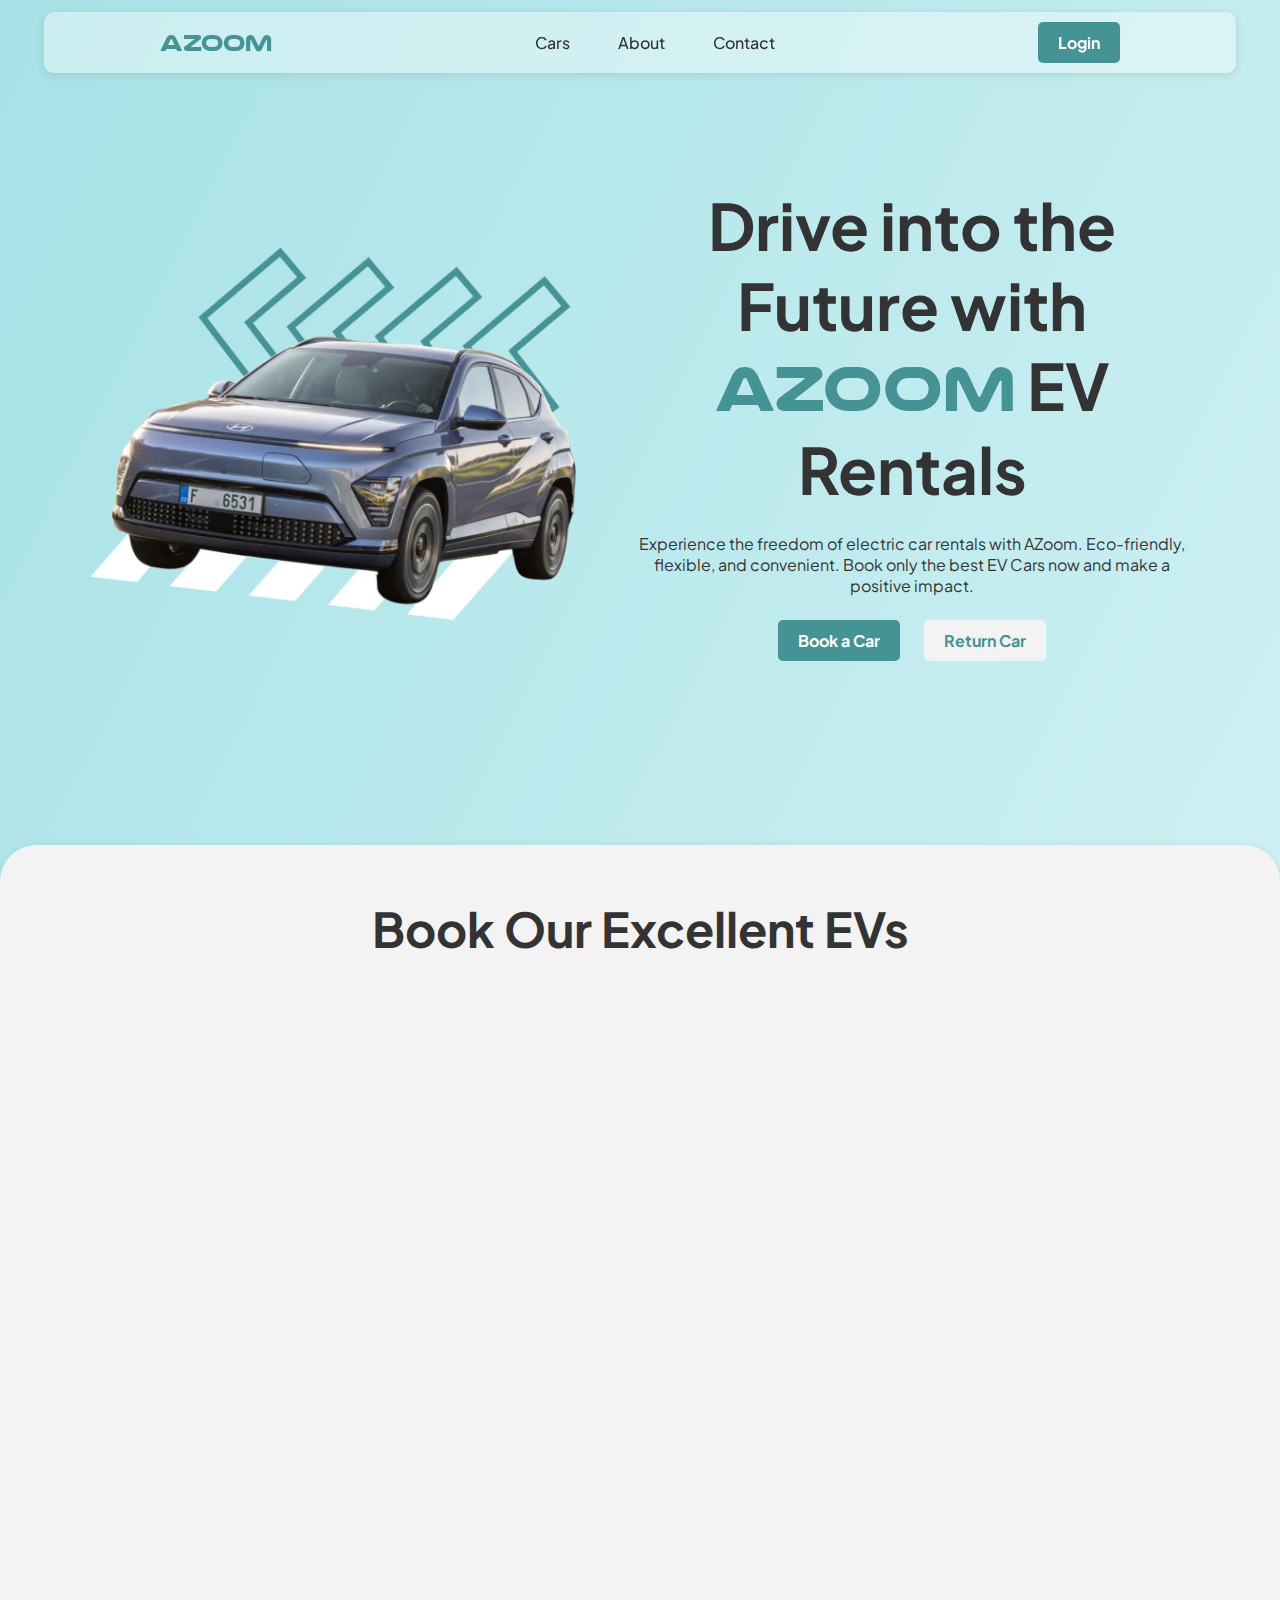
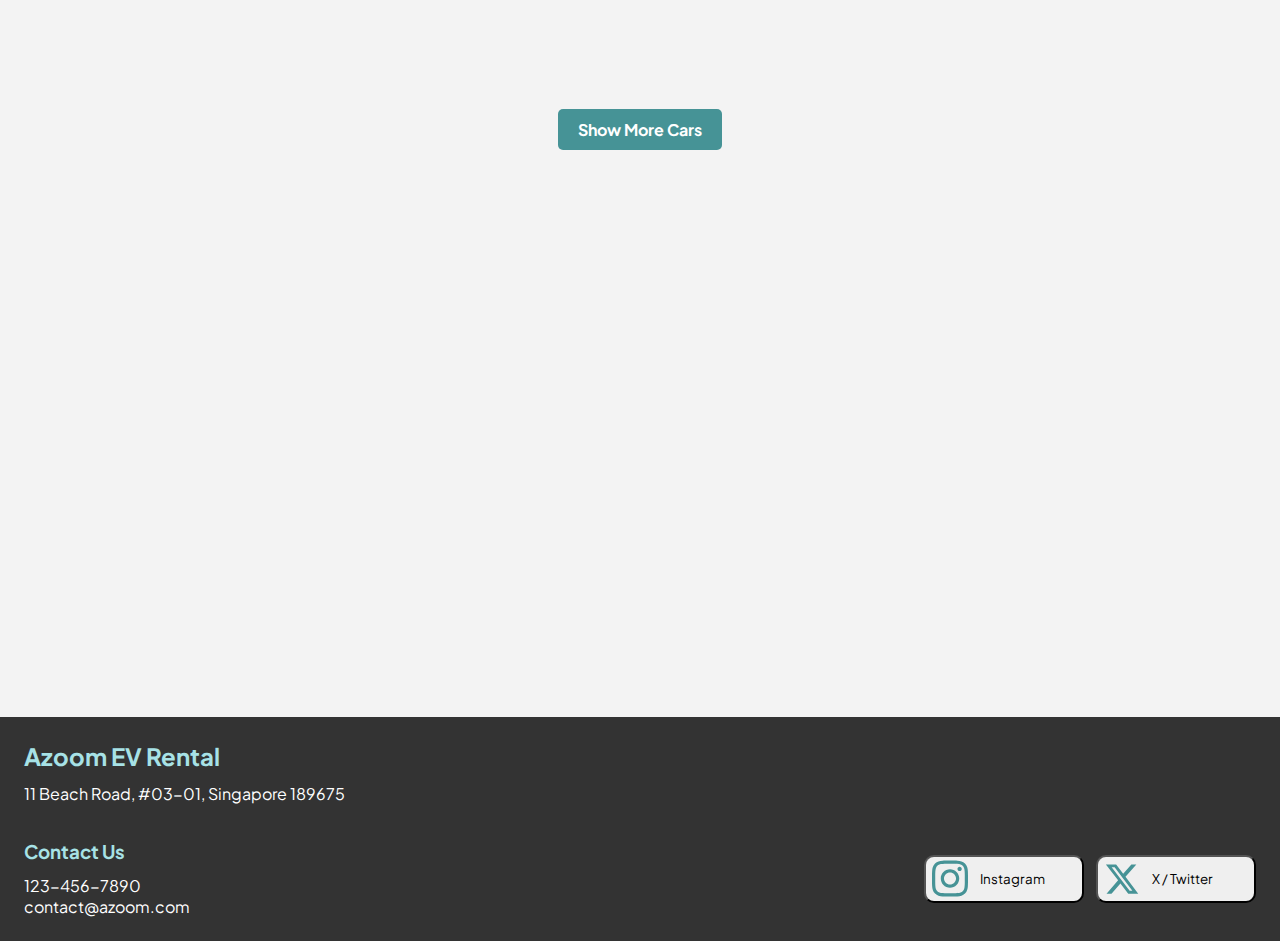
<file: index.html>
<!DOCTYPE html>
<html lang="en">
  <head>
    <meta charset="UTF-8" />
    <meta name="viewport" content="width=device-width, initial-scale=1.0" />
    <title>Document</title>
    <link rel="preconnect" href="https://fonts.googleapis.com" />
    <link rel="preconnect" href="https://fonts.gstatic.com" crossorigin />
    <link
      href="https://fonts.googleapis.com/css2?family=Plus+Jakarta+Sans:ital,wght@0,200..800;1,200..800&display=swap"
      rel="stylesheet"
    />
    <link rel="stylesheet" href="./css/style.css" />
    <link rel="stylesheet" href="./css/components.css" />
    <link rel="stylesheet" href="./css/navbar.css" />
    <link rel="stylesheet" href="./css/animations.css" />
  </head>
  <body>
    <nav class="navbar">
      <div class="navbar-container">
        <div class="navbar-title">AZoom</div>
        <div class="navbar-links">
          <a href="#cars">Cars</a>
          <a href="#about">About</a>
          <a href="#contact">Contact</a>
        </div>
        <a class="navbar-button">Login</a>
      </div>
    </nav>

    <script src="./js/animations.js"></script>
    <div class="hero">
      <div class="hero-img fade fade-up">
        <img src="./assets/images/hero.png" alt="" />
      </div>
      <div class="hero-text">
        <h1 class="">
          Drive into the Future with <span>AZoom</span> EV Rentals
        </h1>
        <p>
          Experience the freedom of electric car rentals with AZoom.
          Eco-friendly, flexible, and convenient. Book only the best EV Cars now
          and make a positive impact.
        </p>
        <div class="button-pair">
          <a href="cars.html" class="primary-button">Book a Car</a>
          <a href="return.html" class="secondary-button">Return Car</a>
        </div>
      </div>
    </div>

    <main>
      <div class="container" id="cars">
        <h1>Book Our Excellent EVs</h1>
        <div class="card-list card-list-h">
          <div class="card fade fade-right">
            <img src="assets/images/ioniqf.jpeg" alt="" />
            <h4>Hyundai IONIQ 5</h4>
          </div>
          <div class="card fade fade-left">
            <img src="assets/images/tm3f.webp" alt="" />
            <h4>Tesla Model 3</h4>
          </div>
          <div class="card fade fade-right">
            <img src="assets/images/i4f.webp" alt="" />
            <h4>BMW I4 Electric</h4>
          </div>
          <div class="card fade fade-left">
            <img src="assets/images/aiony.jpg" alt="" />
            <h4>AION Y Plus</h4>
          </div>
        </div>
        <a href="cars.html" class="primary-button"> Show More Cars </a>
      </div>

      <div class="container" id="about">
        <h1 class="fade fade-up">About <span>AZOOM</span></h1>
        <div class="container-flex">
          <div class="container-text fade fade-right">
            <h2>Drive Green with AZOOM Car Rental</h2>
            <h4>
              At AZoom Car Rental, we’re here to make sustainable driving easy,
              accessible, and enjoyable. Our fully electric fleet provides a
              range of vehicles to suit any lifestyle, so you can rent with
              confidence knowing you’re contributing to a greener future. Choose
              from our selection of high-performance electric cars, perfect for
              eco-conscious drivers who care about reducing their carbon
              footprint without sacrificing style or convenience.
            </h4>
          </div>
          <img
            src="./assets/images/mg4ev.jpg"
            alt=""
            class="container-img fade fade-left"
          />
        </div>
      </div>
    </main>
    <footer id="contact">
      <h2>Azoom EV Rental</h2>
      <p>11 Beach Road, #03-01, Singapore 189675</p>
      <div class="footer">
        <div class="footer-contact">
          <h3>Contact Us</h3>
          <p>123-456-7890</p>
          <p>contact@azoom.com</p>
        </div>

        <div class="footer-social">
          <button>
            <svg xmlns="http://www.w3.org/2000/svg" viewBox="0 0 448 512">
              <!--!Font Awesome Free 6.6.0 by @fontawesome - https://fontawesome.com License - https://fontawesome.com/license/free Copyright 2024 Fonticons, Inc.-->
              <path
                d="M224.1 141c-63.6 0-114.9 51.3-114.9 114.9s51.3 114.9 114.9 114.9S339 319.5 339 255.9 287.7 141 224.1 141zm0 189.6c-41.1 0-74.7-33.5-74.7-74.7s33.5-74.7 74.7-74.7 74.7 33.5 74.7 74.7-33.6 74.7-74.7 74.7zm146.4-194.3c0 14.9-12 26.8-26.8 26.8-14.9 0-26.8-12-26.8-26.8s12-26.8 26.8-26.8 26.8 12 26.8 26.8zm76.1 27.2c-1.7-35.9-9.9-67.7-36.2-93.9-26.2-26.2-58-34.4-93.9-36.2-37-2.1-147.9-2.1-184.9 0-35.8 1.7-67.6 9.9-93.9 36.1s-34.4 58-36.2 93.9c-2.1 37-2.1 147.9 0 184.9 1.7 35.9 9.9 67.7 36.2 93.9s58 34.4 93.9 36.2c37 2.1 147.9 2.1 184.9 0 35.9-1.7 67.7-9.9 93.9-36.2 26.2-26.2 34.4-58 36.2-93.9 2.1-37 2.1-147.8 0-184.8zM398.8 388c-7.8 19.6-22.9 34.7-42.6 42.6-29.5 11.7-99.5 9-132.1 9s-102.7 2.6-132.1-9c-19.6-7.8-34.7-22.9-42.6-42.6-11.7-29.5-9-99.5-9-132.1s-2.6-102.7 9-132.1c7.8-19.6 22.9-34.7 42.6-42.6 29.5-11.7 99.5-9 132.1-9s102.7-2.6 132.1 9c19.6 7.8 34.7 22.9 42.6 42.6 11.7 29.5 9 99.5 9 132.1s2.7 102.7-9 132.1z"
              />
            </svg>
            Instagram
          </button>

          <button>
            <svg xmlns="http://www.w3.org/2000/svg" viewBox="0 0 512 512">
              <!--!Font Awesome Free 6.6.0 by @fontawesome - https://fontawesome.com License - https://fontawesome.com/license/free Copyright 2024 Fonticons, Inc.-->
              <path
                d="M389.2 48h70.6L305.6 224.2 487 464H345L233.7 318.6 106.5 464H35.8L200.7 275.5 26.8 48H172.4L272.9 180.9 389.2 48zM364.4 421.8h39.1L151.1 88h-42L364.4 421.8z"
              />
            </svg>
            X / Twitter
          </button>
        </div>
      </div>
    </footer>
  </body>
</html>
</file>
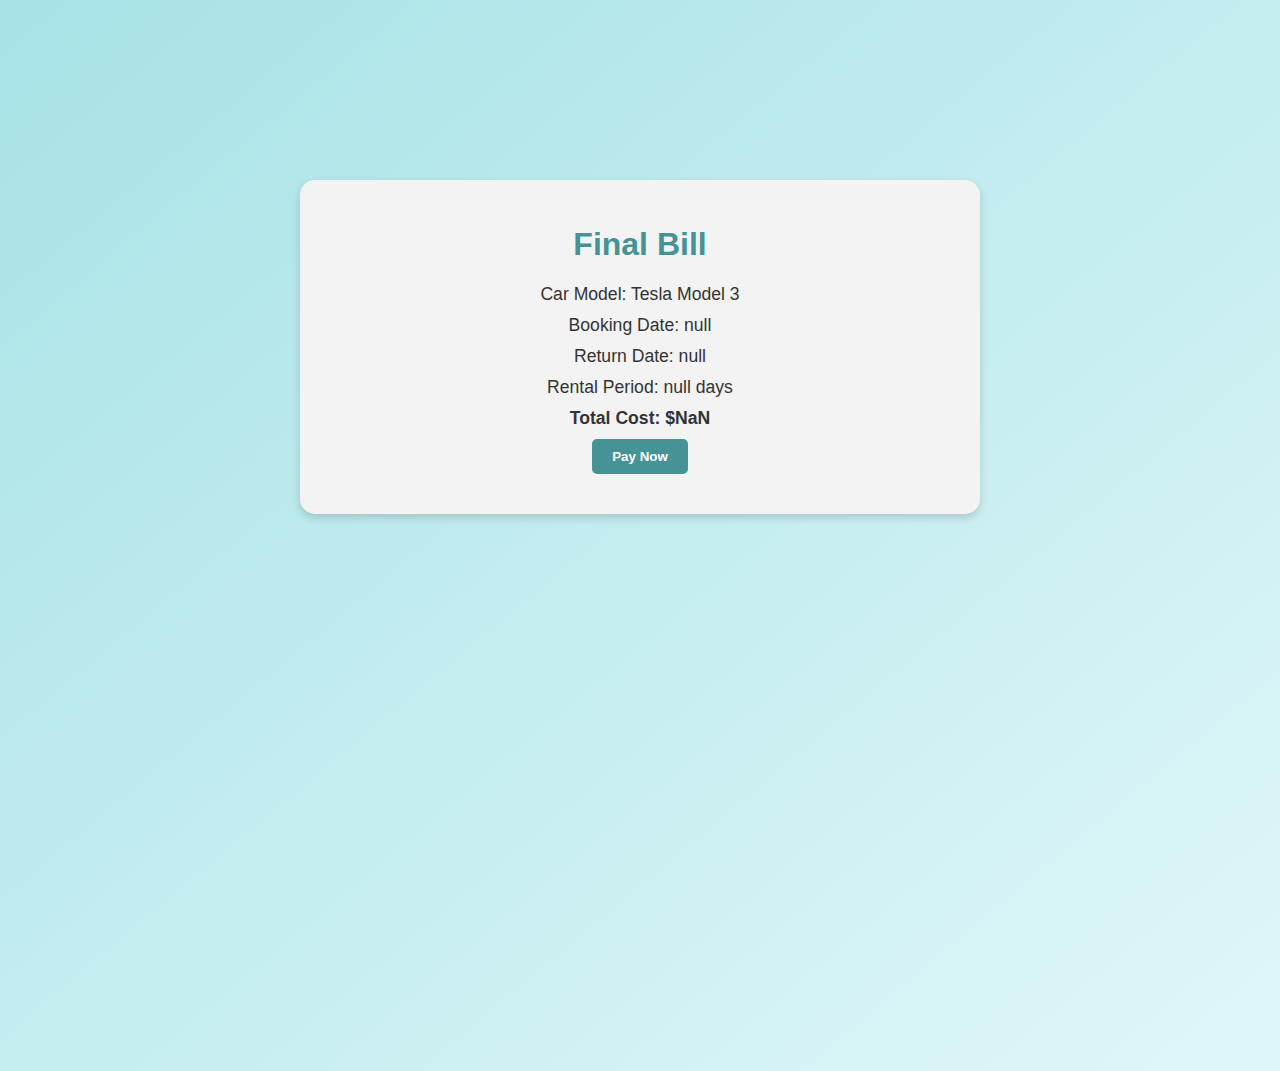
<file: billing.html>
<!DOCTYPE html>
<html lang="en">
  <head>
    <meta charset="UTF-8" />
    <meta name="viewport" content="width=device-width, initial-scale=1.0" />
    <title>Billing - AZoom</title>
    <link rel="stylesheet" href="./css/style.css" />
    <link rel="stylesheet" href="./css/components.css" />
    <link rel="stylesheet" href="./css/billing.css" />
  </head>
  <body class="billing">
    <div class="billing-container">
      <h1>Final Bill</h1>
      <div id="billing-details" class="billing-info"></div>
      <button class="primary-button" onclick="processPayment()">Pay Now</button>
    </div>

    <script>
      function calculateTotalCost() {
        const rentalPeriod = parseInt(localStorage.getItem("rentalPeriod"), 10);
        const dailyRate = 200;
        const totalCost = rentalPeriod * dailyRate;
        return totalCost;
      }

      function displayBillingDetails() {
        const bookingDate = localStorage.getItem("bookingDate");
        const returnDate = localStorage.getItem("returnDate");
        const rentalPeriod = localStorage.getItem("rentalPeriod");
        const totalCost = calculateTotalCost();

        document.getElementById("billing-details").innerHTML = `
                <p>Car Model: Tesla Model 3</p>
                <p>Booking Date: ${bookingDate}</p>
                <p>Return Date: ${returnDate}</p>
                <p>Rental Period: ${rentalPeriod} days</p>
                <p><strong>Total Cost: $${totalCost}</strong></p>
            `;
      }

      function processPayment() {
        alert("Payment processed successfully!");
        localStorage.clear();
        window.location.href = "index.html";
      }

      displayBillingDetails();
    </script>
  </body>
</html>
</file>
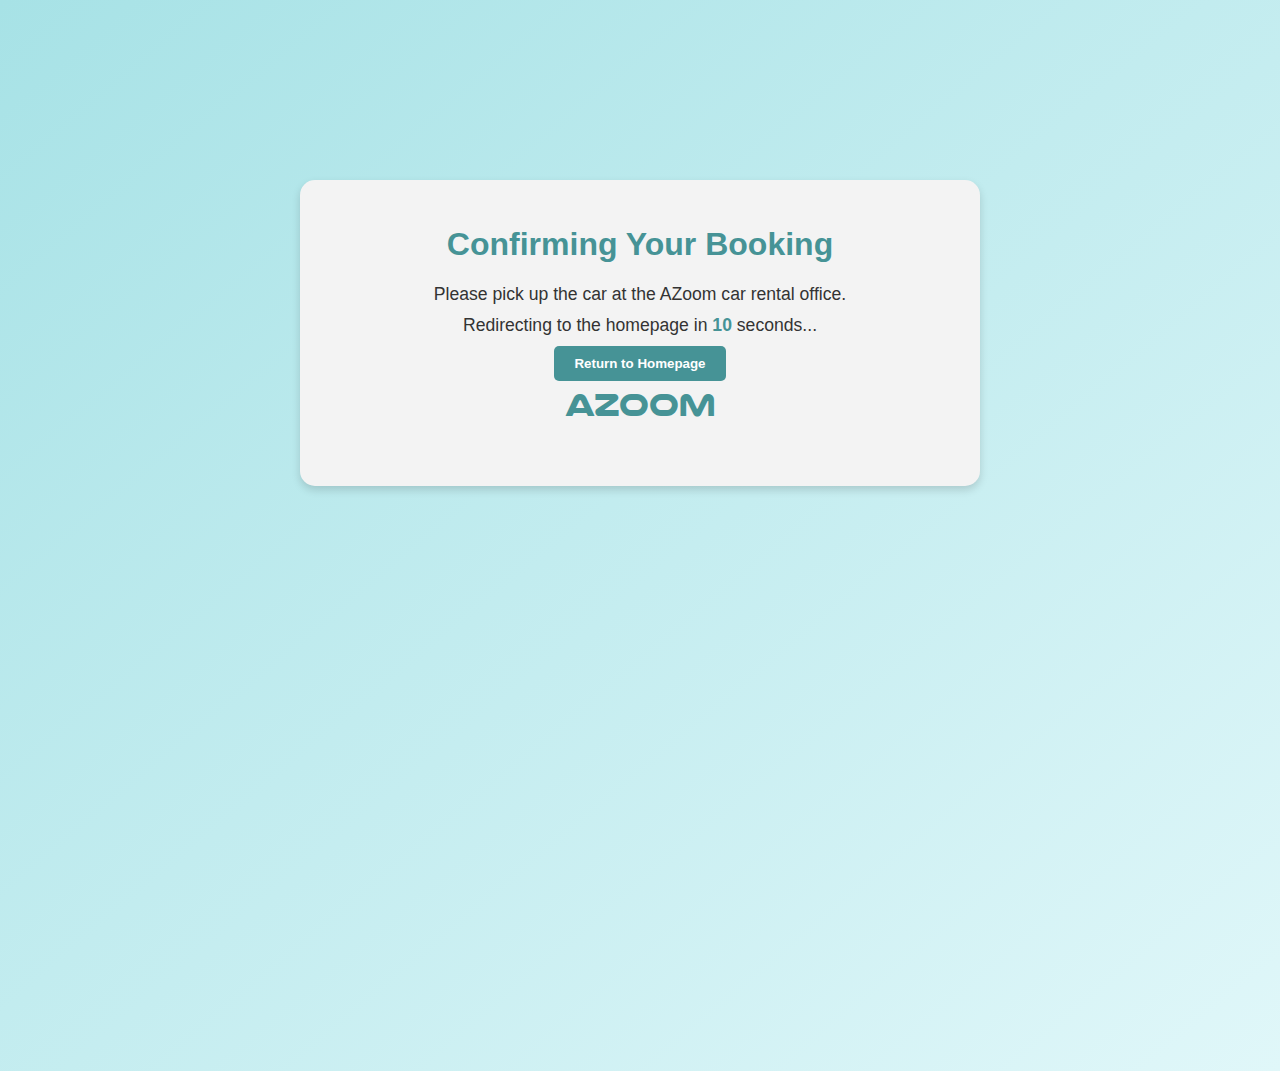
<file: bookingconfirm.html>
<!DOCTYPE html>
<html lang="en">
  <head>
    <meta charset="UTF-8" />
    <meta name="viewport" content="width=device-width, initial-scale=1.0" />
    <title>Confirming Booking - AZoom</title>
    <link rel="stylesheet" href="./css/style.css" />
    <link rel="stylesheet" href="./css/components.css" />
    <link rel="stylesheet" href="./css/confirming.css" />
  </head>
  <body class="confirmation">
    <div class="confirmation-container">
      <h1>Confirming Your Booking</h1>
      <p>Please pick up the car at the AZoom car rental office.</p>
      <p>
        Redirecting to the homepage in
        <span id="countdown">10</span> seconds...
      </p>
      <button class="primary-button" onclick="redirectToHome()">
        Return to Homepage
      </button>
      <h1><span>AZOOM</span></h1>
    </div>

    <script>
      let countdown = 10;
      const countdownElement = document.getElementById("countdown");

      const interval = setInterval(() => {
        countdown--;
        countdownElement.textContent = countdown;

        if (countdown === 0) {
          clearInterval(interval);
          window.location.href = "index.html";
        }
      }, 1000);

      function redirectToHome() {
        clearInterval(interval);
        window.location.href = "index.html";
      }
    </script>
  </body>
</html>
</file>
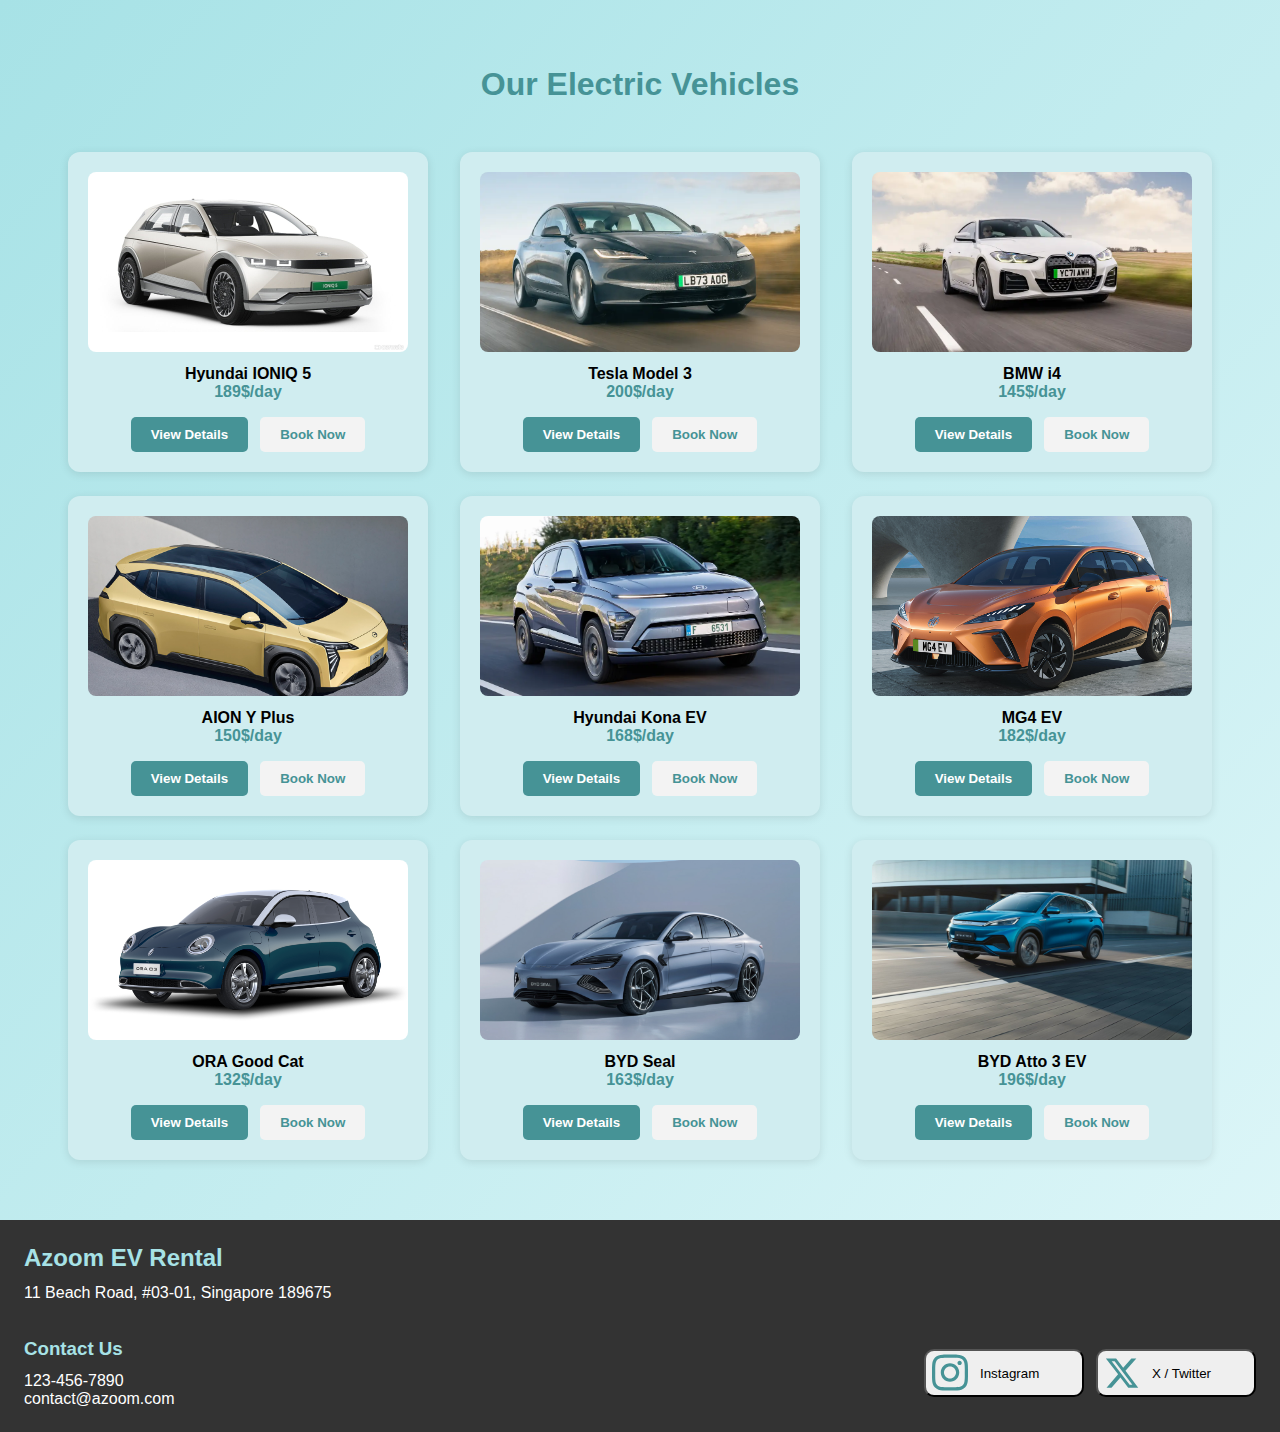
<file: cars.html>
<!DOCTYPE html>
<html lang="en">
  <head>
    <meta charset="UTF-8" />
    <meta name="viewport" content="width=device-width, initial-scale=1.0" />
    <title>Our Electric Vehicles - Azoom</title>
    <link rel="stylesheet" href="./css/style.css" />
    <link rel="stylesheet" href="./css/components.css" />
    <link rel="stylesheet" href="./css/navbar.css" />
    <link rel="stylesheet" href="./css/animations.css" />
    <link rel="stylesheet" href="./css/cars.css" />
  </head>
  <body>
    <script src="./js/animations.js"></script>
    <div class="container" id="car-showcase">
      <h1>Our Electric Vehicles</h1>
      <div class="card-list">
        <div class="card fade fade-up">
          <img src="assets/images/ioniqf.jpeg" alt="Hyundai IONIQ 5" />
          <h4>
            Hyundai IONIQ 5 <br />
            <span>189$/day</span>
          </h4>
          <div class="button-pair">
            <button class="primary-button">View Details</button>
            <button class="secondary-button">Book Now</button>
          </div>
        </div>
        <div class="card fade fade-up">
          <img src="assets/images/tm3f.webp" alt="Tesla Model 3" />
          <h4>
            Tesla Model 3<br />
            <span>200$/day</span>
          </h4>
          <div class="button-pair">
            <button class="primary-button">View Details</button>
            <a href="./reservation.html"><button class="secondary-button">Book Now</button></a>
          </div>
        </div>
        <div class="card fade fade-up">
          <img src="assets/images/i4f.webp" alt="BMW i4" />
          <h4>
            BMW i4<br />
            <span>145$/day</span>
          </h4>
          <div class="button-pair">
            <button class="primary-button">View Details</button>
            <button class="secondary-button">Book Now</button>
          </div>
        </div>
        <div class="card fade fade-up">
          <img src="assets/images/aiony.jpg" alt="AION Y Plus" />
          <h4>
            AION Y Plus<br />
            <span>150$/day</span>
          </h4>
          <div class="button-pair">
            <button class="primary-button">View Details</button>
            <button class="secondary-button">Book Now</button>
          </div>
        </div>
        <div class="card fade fade-up">
          <img src="assets/images/konaf.webp" alt="Nissan Leaf" />
          <h4>
            Hyundai Kona EV<br />
            <span>168$/day</span>
          </h4>
          <div class="button-pair">
            <button class="primary-button">View Details</button>
            <button class="secondary-button">Book Now</button>
          </div>
        </div>
        <div class="card fade fade-up">
          <img src="assets/images/mg4ev.jpg" alt="Kia EV6" />
          <h4>
            MG4 EV<br />
            <span>182$/day</span>
          </h4>
          <div class="button-pair">
            <button class="primary-button">View Details</button>
            <button class="secondary-button">Book Now</button>
          </div>
        </div>
        <div class="card fade fade-up">
          <img src="assets/images/oraf.jpg" alt="Kia EV6" />
          <h4>
            ORA Good Cat<br />
            <span>132$/day</span>
          </h4>
          <div class="button-pair">
            <button class="primary-button">View Details</button>
            <button class="secondary-button">Book Now</button>
          </div>
        </div>
        <div class="card fade fade-up">
          <img src="assets/images/seal.jpg" alt="Kia EV6" />
          <h4>
            BYD Seal<br />
            <span>163$/day</span>
          </h4>
          <div class="button-pair">
            <button class="primary-button">View Details</button>
            <button class="secondary-button">Book Now</button>
          </div>
        </div>
        <div class="card fade fade-up">
          <img src="assets/images/atto3.jpg" alt="Kia EV6" />
          <h4>
            BYD Atto 3 EV<br />
            <span>196$/day</span>
          </h4>
          <div class="button-pair">
            <button class="primary-button">View Details</button>
            <button class="secondary-button">Book Now</button>
          </div>
        </div>
      </div>
    </div>

    <footer id="contact">
      <h2>Azoom EV Rental</h2>
      <p>11 Beach Road, #03-01, Singapore 189675</p>
      <div class="footer">
        <div class="footer-contact">
          <h3>Contact Us</h3>
          <p>123-456-7890</p>
          <p>contact@azoom.com</p>
        </div>

        <div class="footer-social">
          <button>
            <svg xmlns="http://www.w3.org/2000/svg" viewBox="0 0 448 512">
              <!--!Font Awesome Free 6.6.0 by @fontawesome - https://fontawesome.com License - https://fontawesome.com/license/free Copyright 2024 Fonticons, Inc.-->
              <path
                d="M224.1 141c-63.6 0-114.9 51.3-114.9 114.9s51.3 114.9 114.9 114.9S339 319.5 339 255.9 287.7 141 224.1 141zm0 189.6c-41.1 0-74.7-33.5-74.7-74.7s33.5-74.7 74.7-74.7 74.7 33.5 74.7 74.7-33.6 74.7-74.7 74.7zm146.4-194.3c0 14.9-12 26.8-26.8 26.8-14.9 0-26.8-12-26.8-26.8s12-26.8 26.8-26.8 26.8 12 26.8 26.8zm76.1 27.2c-1.7-35.9-9.9-67.7-36.2-93.9-26.2-26.2-58-34.4-93.9-36.2-37-2.1-147.9-2.1-184.9 0-35.8 1.7-67.6 9.9-93.9 36.1s-34.4 58-36.2 93.9c-2.1 37-2.1 147.9 0 184.9 1.7 35.9 9.9 67.7 36.2 93.9s58 34.4 93.9 36.2c37 2.1 147.9 2.1 184.9 0 35.9-1.7 67.7-9.9 93.9-36.2 26.2-26.2 34.4-58 36.2-93.9 2.1-37 2.1-147.8 0-184.8zM398.8 388c-7.8 19.6-22.9 34.7-42.6 42.6-29.5 11.7-99.5 9-132.1 9s-102.7 2.6-132.1-9c-19.6-7.8-34.7-22.9-42.6-42.6-11.7-29.5-9-99.5-9-132.1s-2.6-102.7 9-132.1c7.8-19.6 22.9-34.7 42.6-42.6 29.5-11.7 99.5-9 132.1-9s102.7-2.6 132.1 9c19.6 7.8 34.7 22.9 42.6 42.6 11.7 29.5 9 99.5 9 132.1s2.7 102.7-9 132.1z"
              />
            </svg>
            Instagram
          </button>

          <button>
            <svg xmlns="http://www.w3.org/2000/svg" viewBox="0 0 512 512">
              <!--!Font Awesome Free 6.6.0 by @fontawesome - https://fontawesome.com License - https://fontawesome.com/license/free Copyright 2024 Fonticons, Inc.-->
              <path
                d="M389.2 48h70.6L305.6 224.2 487 464H345L233.7 318.6 106.5 464H35.8L200.7 275.5 26.8 48H172.4L272.9 180.9 389.2 48zM364.4 421.8h39.1L151.1 88h-42L364.4 421.8z"
              />
            </svg>
            X / Twitter
          </button>
        </div>
      </div>
    </footer>
  </body>
</html>
</file>
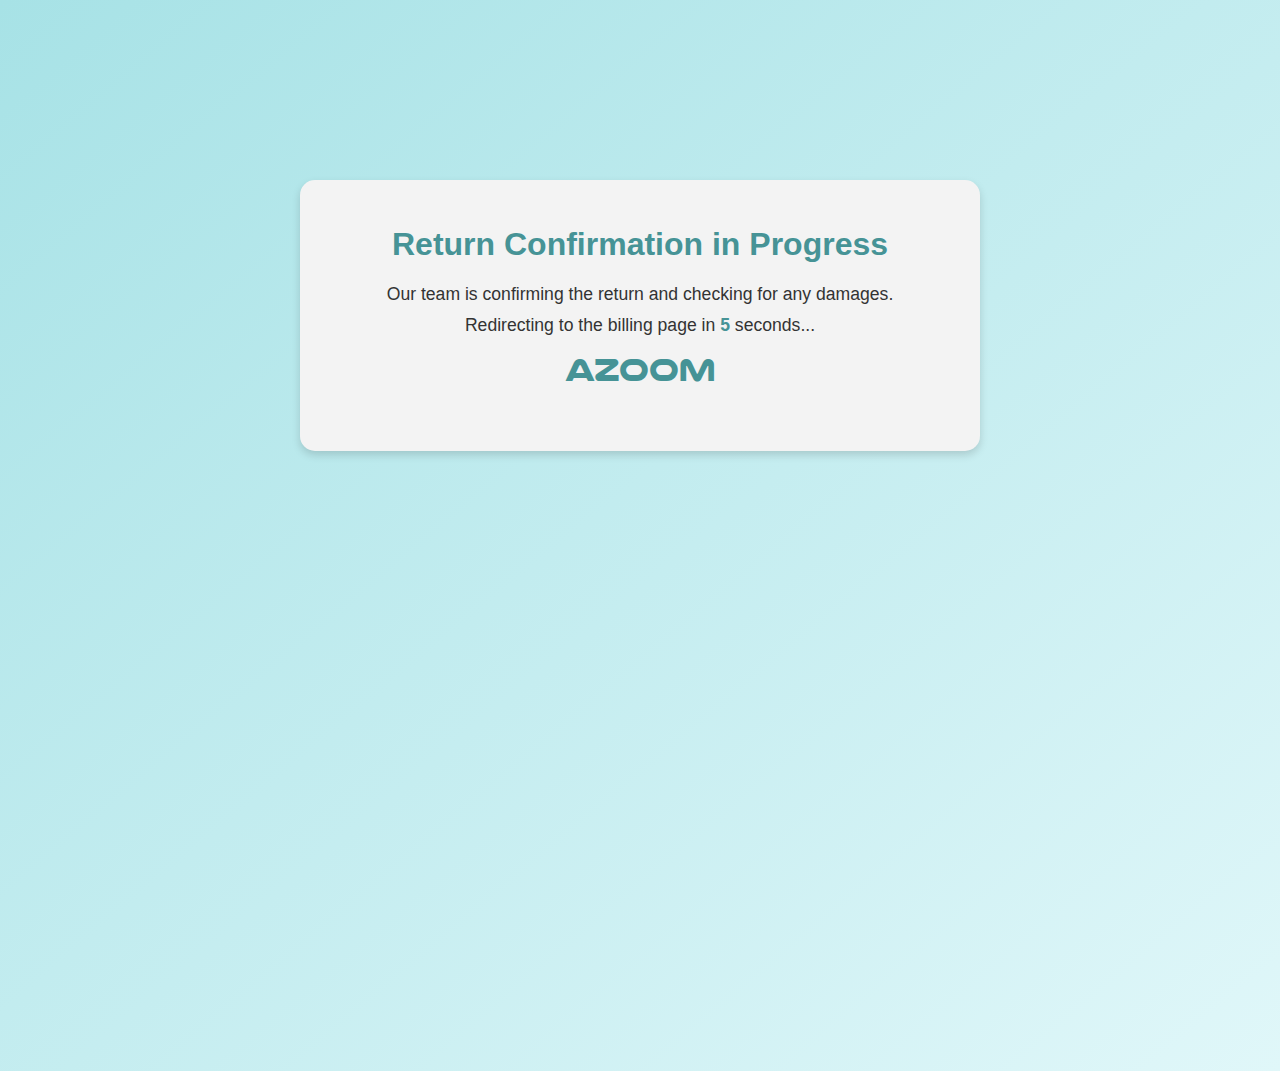
<file: confirming.html>
<!DOCTYPE html>
<html lang="en">
  <head>
    <meta charset="UTF-8" />
    <meta name="viewport" content="width=device-width, initial-scale=1.0" />
    <title>Confirming Return - AZoom</title>
    <link rel="stylesheet" href="./css/style.css" />
    <link rel="stylesheet" href="./css/confirming.css" />
  </head>
  <body class="confirmation">
    <div class="confirmation-container">
      <h1>Return Confirmation in Progress</h1>
      <p>Our team is confirming the return and checking for any damages.</p>
      <p>
        Redirecting to the billing page in
        <span id="countdown">5</span> seconds...
      </p>
      <h1><span>AZOOM</span></h1>
    </div>

    <script>
      let countdown = 5;
      const countdownElement = document.getElementById("countdown");

      const interval = setInterval(() => {
        countdown--;
        countdownElement.textContent = countdown;

        if (countdown === 0) {
          clearInterval(interval);
          window.location.href = "billing.html";
        }
      }, 1000);
    </script>
  </body>
</html>
</file>
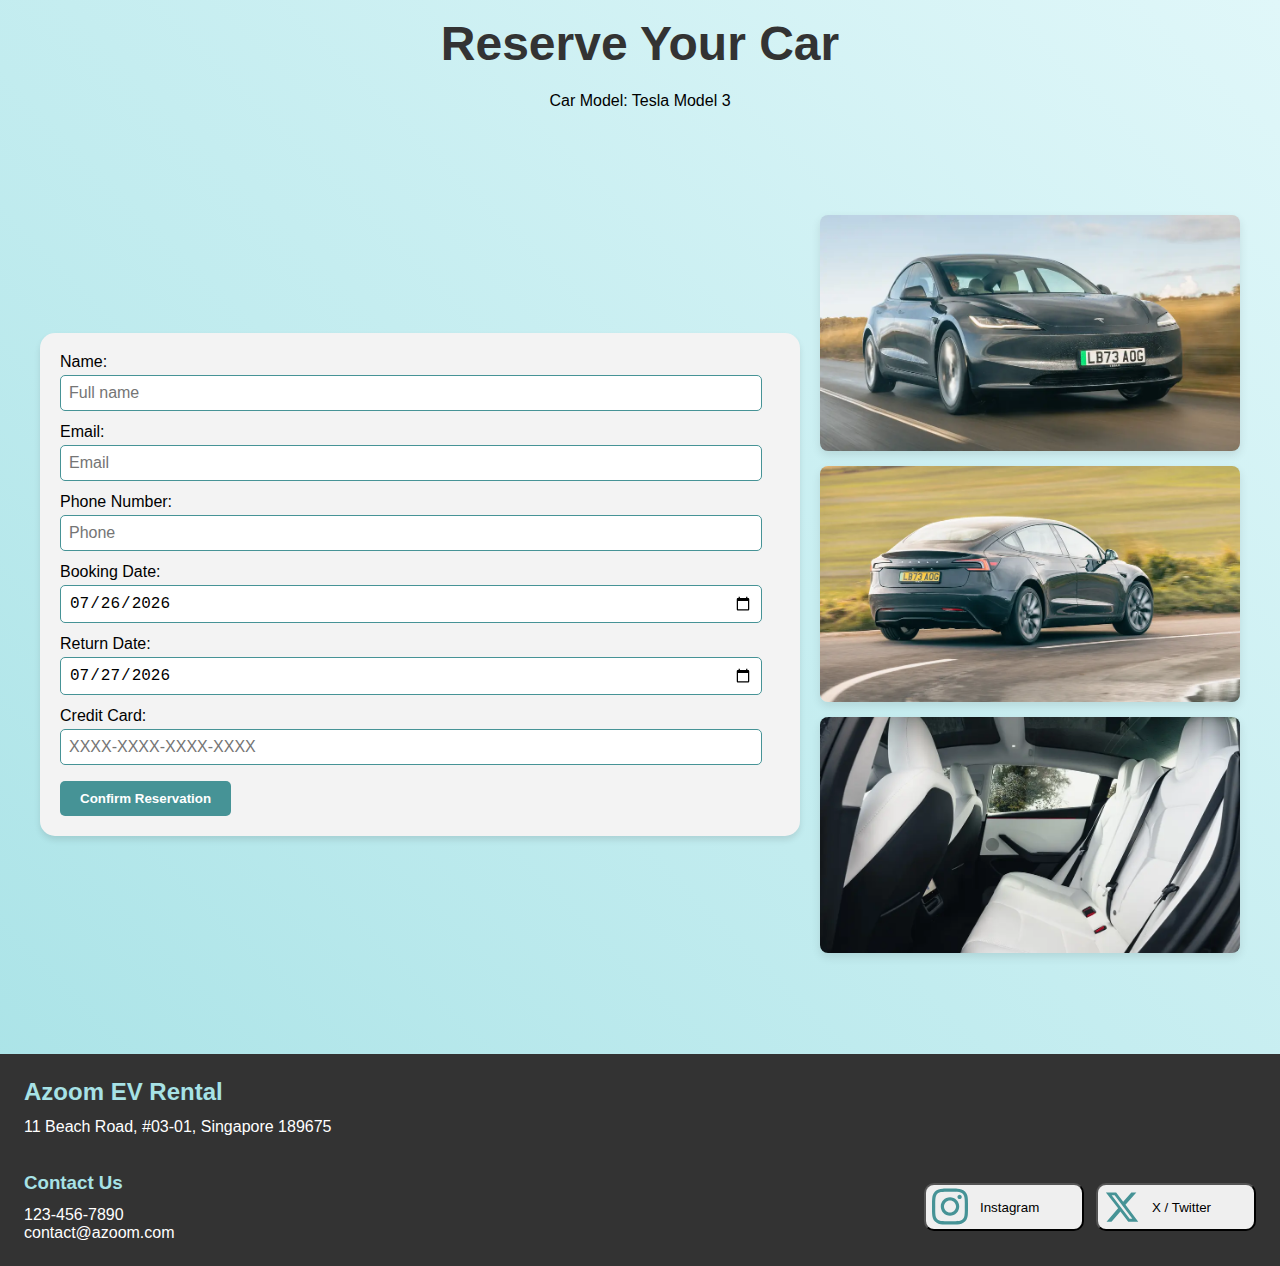
<file: reservation.html>
<!DOCTYPE html>
<html lang="en">
  <head>
    <meta charset="UTF-8" />
    <meta name="viewport" content="width=device-width, initial-scale=1.0" />
    <title>Reserve a Car - AZoom</title>
    <link rel="stylesheet" href="./css/style.css" />
    <link rel="stylesheet" href="./css/components.css" />
    <link rel="stylesheet" href="./css/reservation.css" />
  </head>
  <body class="reservation">
    <div class="container">
      <h1>Reserve Your Car</h1>
      <p>Car Model: <span id="car-model">Tesla Model 3</span></p>
      <div class="reservation-content">
        <form id="reservation-form" class="form">
          <label>
            Name:
            <input type="text" id="name" placeholder="Full name" />
          </label>
          <label>
            Email:
            <input type="email" id="email" placeholder="Email" />
          </label>
          <label>
            Phone Number:
            <input type="number" id="phone" placeholder="Phone" />
          </label>
          <label>
            Booking Date:
            <input type="date" id="booking-date" />
          </label>
          <label>
            Return Date:
            <input type="date" id="return-date" />
          </label>
          <label>
            Credit Card:
            <input
              type="text"
              id="credit-card"
              placeholder="XXXX-XXXX-XXXX-XXXX"
            />
            <span id="card-error" class="error-message"></span>
          </label>
          <div class="button-pair">
            <button
              type="button"
              class="primary-button"
              id="confirm-btn"
              onclick="completeReservation()"
              disabled
            >
              Confirm Reservation
            </button>
            <p id="formMessage" style="color: red; display: none">
              Please fill out the form
            </p>
          </div>
        </form>
        <div class="car-images">
          <img src="assets/images/tm3f.webp" alt="Tesla Model 3 - Front View" />
          <img src="assets/images/tm3b.webp" alt="Tesla Model 3 - Side View" />
          <img
            src="assets/images/tm3i2.webp"
            alt="Tesla Model 3 - Interior View"
          />
        </div>
      </div>
    </div>
    <script src="./js/reservation.js"></script>

    <footer id="contact">
      <h2>Azoom EV Rental</h2>
      <p>11 Beach Road, #03-01, Singapore 189675</p>
      <div class="footer">
        <div class="footer-contact">
          <h3>Contact Us</h3>
          <p>123-456-7890</p>
          <p>contact@azoom.com</p>
        </div>

        <div class="footer-social">
          <button>
            <svg xmlns="http://www.w3.org/2000/svg" viewBox="0 0 448 512">
              <!--!Font Awesome Free 6.6.0 by @fontawesome - https://fontawesome.com License - https://fontawesome.com/license/free Copyright 2024 Fonticons, Inc.-->
              <path
                d="M224.1 141c-63.6 0-114.9 51.3-114.9 114.9s51.3 114.9 114.9 114.9S339 319.5 339 255.9 287.7 141 224.1 141zm0 189.6c-41.1 0-74.7-33.5-74.7-74.7s33.5-74.7 74.7-74.7 74.7 33.5 74.7 74.7-33.6 74.7-74.7 74.7zm146.4-194.3c0 14.9-12 26.8-26.8 26.8-14.9 0-26.8-12-26.8-26.8s12-26.8 26.8-26.8 26.8 12 26.8 26.8zm76.1 27.2c-1.7-35.9-9.9-67.7-36.2-93.9-26.2-26.2-58-34.4-93.9-36.2-37-2.1-147.9-2.1-184.9 0-35.8 1.7-67.6 9.9-93.9 36.1s-34.4 58-36.2 93.9c-2.1 37-2.1 147.9 0 184.9 1.7 35.9 9.9 67.7 36.2 93.9s58 34.4 93.9 36.2c37 2.1 147.9 2.1 184.9 0 35.9-1.7 67.7-9.9 93.9-36.2 26.2-26.2 34.4-58 36.2-93.9 2.1-37 2.1-147.8 0-184.8zM398.8 388c-7.8 19.6-22.9 34.7-42.6 42.6-29.5 11.7-99.5 9-132.1 9s-102.7 2.6-132.1-9c-19.6-7.8-34.7-22.9-42.6-42.6-11.7-29.5-9-99.5-9-132.1s-2.6-102.7 9-132.1c7.8-19.6 22.9-34.7 42.6-42.6 29.5-11.7 99.5-9 132.1-9s102.7-2.6 132.1 9c19.6 7.8 34.7 22.9 42.6 42.6 11.7 29.5 9 99.5 9 132.1s2.7 102.7-9 132.1z"
              />
            </svg>
            Instagram
          </button>

          <button>
            <svg xmlns="http://www.w3.org/2000/svg" viewBox="0 0 512 512">
              <!--!Font Awesome Free 6.6.0 by @fontawesome - https://fontawesome.com License - https://fontawesome.com/license/free Copyright 2024 Fonticons, Inc.-->
              <path
                d="M389.2 48h70.6L305.6 224.2 487 464H345L233.7 318.6 106.5 464H35.8L200.7 275.5 26.8 48H172.4L272.9 180.9 389.2 48zM364.4 421.8h39.1L151.1 88h-42L364.4 421.8z"
              />
            </svg>
            X / Twitter
          </button>
        </div>
      </div>
    </footer>
  </body>
</html>
</file>
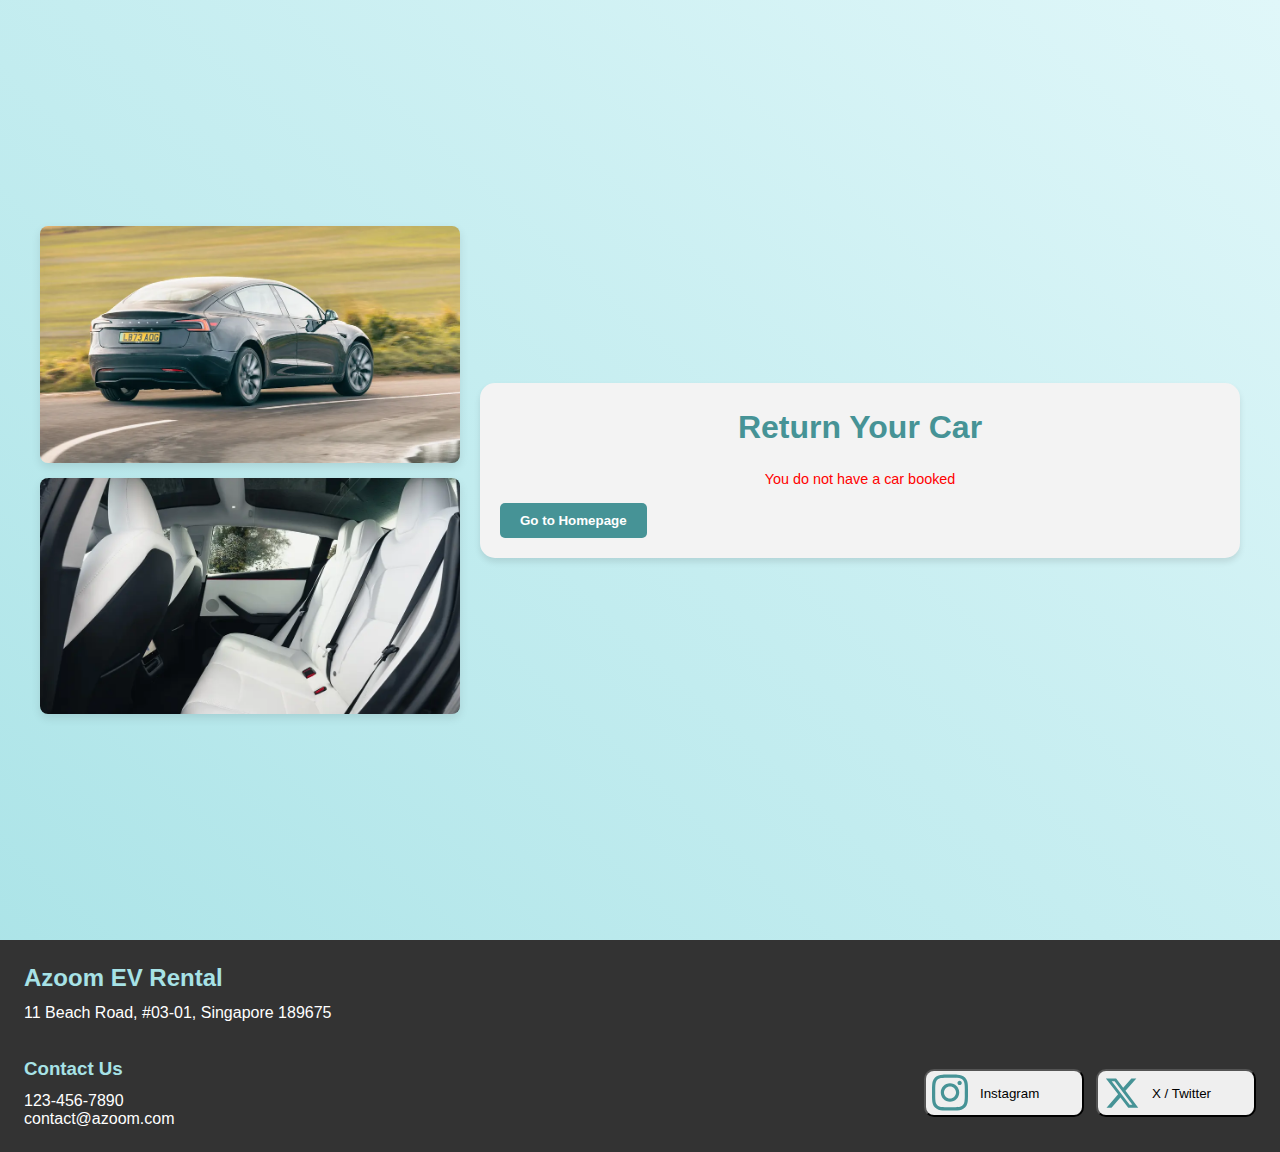
<file: return.html>
<!DOCTYPE html>
<html lang="en">
  <head>
    <meta charset="UTF-8" />
    <meta name="viewport" content="width=device-width, initial-scale=1.0" />
    <title>Return Car - AZoom</title>
    <link rel="stylesheet" href="./css/style.css" />
    <link rel="stylesheet" href="./css/components.css" />
    <link rel="stylesheet" href="./css/return.css" />
  </head>
  <body class="reservation">
    <div class="container reservation-content">
      <div class="car-images">
        <img src="assets/images/tm3b.webp" alt="Tesla Model 3" />
        <img src="assets/images/tm3i2.webp" alt="Parking Garage" />
      </div>

      <div class="form">
        <h1>Return Your Car</h1>
        <div id="return-info"></div>

        <div id="garage-selection" style="display: none">
          <label for="parking-garage">Select Parking Garage:</label>
          <select id="parking-garage" onchange="checkFormValidity()">
            <option value="">-- Select a Garage --</option>
            <option value="garageA">Garage A</option>
            <option value="garageB">Garage B</option>
            <option value="garageC">Garage C</option>
          </select>
          <p id="formMessage" style="color: red; display: none">
            Please select which parking garage to return the car
          </p>
        </div>

        <div class="button-pair">
          <button
            onclick="returnHome()"
            class="primary-button"
            id="home-button"
          >
            Go to Homepage
          </button>
          <button
            onclick="returnCar()"
            class="primary-button"
            id="return-button"
            disabled
            style="display: none"
          >
            Confirm Return
          </button>
        </div>
      </div>
    </div>

    <script>
      function checkBookingStatus() {
        const bookingStatus = localStorage.getItem("bookingStatus");
        const bookingDate = localStorage.getItem("bookingDate");
        const returnDate = localStorage.getItem("returnDate");

        if (bookingStatus === "true") {
          document.getElementById("return-info").innerHTML = `
            <p>Your booked car: Tesla Model 3</p>
            <p>Booking Date: ${bookingDate}</p>
            <p>Return Date: ${returnDate}</p>
          `;
          document.getElementById("garage-selection").style.display = "block";
          document.getElementById("return-button").style.display =
            "inline-block";
        } else {
          document.getElementById("return-info").innerHTML =
            "<p>You do not have a car booked</p>";
        }
      }

      function checkFormValidity() {
        const parkingGarage = document.getElementById("parking-garage").value;
        const confirmButton = document.getElementById("return-button");
        const formMessage = document.getElementById("formMessage");

        if (parkingGarage) {
          confirmButton.disabled = false;
          formMessage.style.display = "none";
        } else {
          confirmButton.disabled = true;
          formMessage.style.display = "block";
        }
      }

      function returnCar() {
        window.location.href = "confirming.html";
      }

      function returnHome() {
        window.location.href = "index.html";
      }

      checkBookingStatus();
    </script>
  </body>
  <footer id="contact">
    <h2>Azoom EV Rental</h2>
    <p>11 Beach Road, #03-01, Singapore 189675</p>
    <div class="footer">
      <div class="footer-contact">
        <h3>Contact Us</h3>
        <p>123-456-7890</p>
        <p>contact@azoom.com</p>
      </div>

      <div class="footer-social">
        <button>
          <svg xmlns="http://www.w3.org/2000/svg" viewBox="0 0 448 512">
            <!--!Font Awesome Free 6.6.0 by @fontawesome - https://fontawesome.com License - https://fontawesome.com/license/free Copyright 2024 Fonticons, Inc.-->
            <path
              d="M224.1 141c-63.6 0-114.9 51.3-114.9 114.9s51.3 114.9 114.9 114.9S339 319.5 339 255.9 287.7 141 224.1 141zm0 189.6c-41.1 0-74.7-33.5-74.7-74.7s33.5-74.7 74.7-74.7 74.7 33.5 74.7 74.7-33.6 74.7-74.7 74.7zm146.4-194.3c0 14.9-12 26.8-26.8 26.8-14.9 0-26.8-12-26.8-26.8s12-26.8 26.8-26.8 26.8 12 26.8 26.8zm76.1 27.2c-1.7-35.9-9.9-67.7-36.2-93.9-26.2-26.2-58-34.4-93.9-36.2-37-2.1-147.9-2.1-184.9 0-35.8 1.7-67.6 9.9-93.9 36.1s-34.4 58-36.2 93.9c-2.1 37-2.1 147.9 0 184.9 1.7 35.9 9.9 67.7 36.2 93.9s58 34.4 93.9 36.2c37 2.1 147.9 2.1 184.9 0 35.9-1.7 67.7-9.9 93.9-36.2 26.2-26.2 34.4-58 36.2-93.9 2.1-37 2.1-147.8 0-184.8zM398.8 388c-7.8 19.6-22.9 34.7-42.6 42.6-29.5 11.7-99.5 9-132.1 9s-102.7 2.6-132.1-9c-19.6-7.8-34.7-22.9-42.6-42.6-11.7-29.5-9-99.5-9-132.1s-2.6-102.7 9-132.1c7.8-19.6 22.9-34.7 42.6-42.6 29.5-11.7 99.5-9 132.1-9s102.7-2.6 132.1 9c19.6 7.8 34.7 22.9 42.6 42.6 11.7 29.5 9 99.5 9 132.1s2.7 102.7-9 132.1z"
            />
          </svg>
          Instagram
        </button>

        <button>
          <svg xmlns="http://www.w3.org/2000/svg" viewBox="0 0 512 512">
            <!--!Font Awesome Free 6.6.0 by @fontawesome - https://fontawesome.com License - https://fontawesome.com/license/free Copyright 2024 Fonticons, Inc.-->
            <path
              d="M389.2 48h70.6L305.6 224.2 487 464H345L233.7 318.6 106.5 464H35.8L200.7 275.5 26.8 48H172.4L272.9 180.9 389.2 48zM364.4 421.8h39.1L151.1 88h-42L364.4 421.8z"
            />
          </svg>
          X / Twitter
        </button>
      </div>
    </div>
  </footer>
</html>
</file>
<file: css/style.css>
@font-face {
  font-family: "nulshockbold";
  src: url("../assets/fonts/nulshock_bd-webfont.woff2") format("woff2"),
    url("../assets/fonts/nulshock_bd-webfont.woff") format("woff");
  font-weight: normal;
  font-style: normal;
}

:root {
  --primary-color: #a7e2e6;
  --shade-light: #d0edf0;
  --shade-dark: #469396;
  --text-dark: #333333;
  --text-light: #ffffff;
  --bg-light: #f3f3f3;
  --bg-dark: #333333;

  --font-plus: "Plus Jakarta Sans", sans-serif;
  --font-nulshock: "nulshockbold", sans-serif;
}

a {
  text-decoration: none;
}

h1,
h2,
h3,
h4,
p {
  margin: 0;
}

body {
  background: linear-gradient(to right bottom, #a7e2e6, #e0f7f9);
  font-family: var(--font-plus);
  padding: 0;
  margin: 0;
  gap: 0;
  min-height: 99vh;
}

.hero {
  min-height: 100vh;
  margin-block-start: 48px;
  display: flex;
  flex-direction: column;
  align-items: center;
  justify-content: center;
  color: var(--text-dark);
  gap: 2rem;
  padding: 2.5rem;
}

.hero-img {
  width: 90vw;
  height: auto;
}

.hero-img img {
  width: 90vw;
  height: auto;
}

.hero-text {
  display: flex;
  flex-direction: column;
  align-items: center;
  justify-items: center;
  border-radius: 16px;
  text-align: center;
  gap: 24px;
}

h1 span {
  font-family: var(--font-nulshock);
  color: var(--shade-dark);
}

h1 {
  text-align: center;
  color: var(--text-dark);
  font-size: 2rem;
  line-height: 3rem;
}

.container {
  display: flex;
  flex-direction: column;
  margin-block: 24px;
  align-items: center;
  justify-items: center;
  padding-inline: 24px;
  gap: 24px;
}

.container-img {
  width: 80vw;
  border-radius: 24px;
}

.container-flex {
  display: flex;
  flex-direction: column-reverse;
  align-items: center;
  justify-items: center;
  gap: 36px;
}

.container-text {
  display: flex;
  flex-direction: column;
  gap: 24px;
}

.container h2 {
  color: var(--shade-dark);
}

.container-flex h4 {
  color: #666;
  line-height: 24px;
}

main {
  display: flex;
  flex-direction: column;
  min-height: 100vh;
  padding-top: 36px;
  background-color: var(--bg-light);
  border-radius: 36px 36px 0px 0px;
  box-shadow: 0 2px 10px rgba(0, 0, 0, 0.1);
  gap: 36px;
}

footer {
  background: var(--bg-dark);
  color: var(--text-light);
  margin: 0px;
  padding: 24px;
}

.footer-social {
  display: flex;
  align-items: center;
  justify-content: center;
  gap: 12px;
}

footer button {
  border-radius: 10px;
  display: flex;
  align-items: center;
  gap: 12px;
  cursor: pointer;
  width: 160px;
  height: 48px;
}

footer svg {
  fill: var(--shade-dark);
  width: 36px;
}

footer h1,
h2,
h3 {
  color: var(--primary-color);
  margin-bottom: 12px;
}

.footer {
  display: flex;
  flex-direction: column;
  margin-top: 36px;
  justify-content: space-between;
  gap: 24px;
}

@media (max-width: 481px) {
  .container {
    text-align: center;
  }
}

@media (min-width: 1024px) {
  .hero {
    flex-direction: row;
    margin: 0;
    min-height: 85vh;
  }

  .hero-img {
    width: 40vw;
  }
  .hero-img img {
    width: 40vw;
  }

  .hero-text {
    width: 45vw;
  }

  h1 {
    font-size: 3rem;
  }

  .hero h1 {
    font-size: 4rem;
    line-height: 5rem;
  }

  .container {
    padding-inline: 64px;
  }

  .container-flex {
    display: flex;
    flex-direction: row;
  }

  .container-img {
    width: 50%;
  }

  .footer {
    flex-direction: row;
  }
}
</file>
<file: css/components.css>
button {
  font-family: var(--font-dm-sans);
}

.primary-button {
  background-color: var(--shade-dark);
  color: white;
  border: none;
  padding: 10px 20px;
  border-radius: 5px;
  cursor: pointer;
  transition: background-color 0.3s;
  font-weight: 700;
}

.primary-button:hover {
  background-color: var(--bg-light);
  color: var(--shade-dark);
}

.secondary-button {
  background-color: var(--bg-light);
  color: var(--shade-dark);
  border: none;
  padding: 10px 20px;
  border-radius: 5px;
  cursor: pointer;
  transition: background-color 0.3s;
  font-weight: 700;
}

.secondary-button:hover {
  background-color: var(--shade-dark);
  color: var(--text-light);
}

.button-pair {
  display: flex;
  gap: 24px;
}

.card-list {
  display: grid;
  grid-template-columns: repeat(2, 1fr);
  gap: 20px;
  justify-items: center;
  width: 90vw;
}

.card {
  background-color: var(--shade-light);
  display: flex;
  flex-direction: column;
  align-items: center;
  justify-content: center;
  box-shadow: 0 2px 10px rgba(0, 0, 0, 0.1);
  padding: 12px;
  border-radius: 12px;
  width: 90%;
  max-width: 180px;
  height: 146px;
  text-align: center;
  overflow: hidden;
  transition: background-color 0.3s;
}

.card img {
  width: 100%;
  height: 96px;
  object-fit: cover;
  border-radius: 8px;
  margin-bottom: 12px;
}

.card h4 {
  margin-top: auto;
}

.card:hover {
  background-color: var(--primary-color);
}

@media (min-width: 1024px) {
  .card-list {
    grid-template-columns: repeat(2, 1fr);
  }

  .card {
    max-width: 400px;
    width: 100%;
    height: 280px;
  }

  .card img {
    height: 240px;
  }
}

@media (min-width: 1200px) {
  .card {
    max-width: 500px;
    width: 100%;
    height: 320px;
  }

  .card img {
    height: 280px;
  }
}
</file>
<file: css/navbar.css>
.navbar {
  position: fixed;
  background-color: rgba(255, 255, 255, 0.4);
  backdrop-filter: blur(10px);
  box-shadow: 0 2px 10px rgba(0, 0, 0, 0.1);
  padding: 10px 20px;
  z-index: 1000;
  border-radius: 10px;
  width: 90%;
  left: 50%;
  top: 12px;
  transform: translateX(-50%);
}

.navbar-container {
  display: flex;
  justify-content: space-between;
  align-items: center;
  margin: 0 auto;
}

.navbar-title {
  font-size: 1.5rem;
  font-family: var(--font-nulshock);
  color: var(--shade-dark);
}

.navbar-links {
  display: flex;
  justify-content: space-around;
  width: 30%;
}

.navbar-links a {
  text-decoration: none;
  color: var(--text-dark);
  font-weight: 500;
  transition: color 0.3s;
}

.navbar-links a:hover {
  color: var(--shade-dark);
}

.navbar-button {
  background-color: var(--shade-dark);
  color: white;
  border: none;
  padding: 10px 20px;
  border-radius: 5px;
  cursor: pointer;
  transition: background-color 0.3s;
  font-weight: 700;
}

.navbar-button:hover {
  background-color: var(--primary-color);
  color: var(--text-dark);
}

@media (max-width: 480px) {
  .navbar-links {
    display: none;
  }
  .navbar {
    width: 80%;
  }
}

@media (min-width: 481px) and (max-width: 1024px) {
  .navbar-container {
    padding-inline: 4rem;
  }
  .navbar-links {
    width: 45%;
  }
}

@media (min-width: 1025px) {
  .navbar-container {
    padding-inline: 6rem;
  }
}
</file>
<file: css/animations.css>
@keyframes fadeInUp {
  from {
    opacity: 0;
    transform: translateY(36px);
  }
  to {
    opacity: 1;
    transform: translateY(0);
  }
}

@keyframes fadeInDown {
  from {
    opacity: 0;
    transform: translateY(-36px);
  }
  to {
    opacity: 1;
    transform: translateY(0);
  }
}

@keyframes fadeInLeft {
  from {
    opacity: 0;
    transform: translateX(36px);
  }
  to {
    opacity: 1;
    transform: translateX(0);
  }
}

@keyframes fadeInRight {
  from {
    opacity: 0;
    transform: translateX(-36px);
  }
  to {
    opacity: 1;
    transform: translateX(0);
  }
}

.fade {
  opacity: 0;
  animation-fill-mode: forwards;
}

.fade.visible {
  opacity: 1;
}
</file>
<file: css/billing.css>
.billing-container {
  max-width: 600px;
  margin: 0 auto;
  padding: 40px;
  background: var(--bg-light);
  border-radius: 15px;
  text-align: center;
  box-shadow: 0 4px 8px rgba(0, 0, 0, 0.15);
  margin-top: 20vh;
}

.billing-container h1 {
  font-size: 2rem;
  color: var(--shade-dark);
  margin-bottom: 16px;
}

.billing-info p {
  font-size: 1.1rem;
  color: var(--text-dark);
  margin: 10px 0;
}
</file>
<file: css/confirming.css>
.confirmation-container {
  max-width: 600px;
  margin: 0 auto;
  padding: 40px;
  background: var(--bg-light);
  border-radius: 15px;
  text-align: center;
  box-shadow: 0 4px 8px rgba(0, 0, 0, 0.15);
  margin-top: 20vh;
}

.confirmation-container h1 {
  font-size: 2rem;
  color: var(--shade-dark);
  margin-bottom: 16px;
}

.confirmation-container p {
  font-size: 1.1rem;
  color: var(--text-dark);
  margin: 10px 0;
}

#countdown {
  font-weight: bold;
  color: var(--shade-dark);
}
</file>
<file: css/cars.css>
#car-showcase .card-list {
  display: grid;
  grid-template-columns: repeat(1, 1fr);
  gap: 24px;
  justify-items: center;
  width: 100%;
}

#car-showcase {
  background-color: var;
  padding-block: 36px;
}

#car-showcase h1 {
  font-size: 2rem;
  color: var(--shade-dark);
  text-align: center;
  margin-bottom: 20px;
}

.card span {
  color: var(--shade-dark);
}

#car-showcase .card {
  max-width: 320px;
  padding: 20px;
  border-radius: 12px;
  text-align: center;
  height: 280px;
}

#car-showcase .card img {
  width: 100%;
  height: 180px;
  border-radius: 8px;
}

#car-showcase .card .button-pair {
  display: flex;
  gap: 12px;
  margin-top: 16px;
}

@media (min-width: 768px) {
  #car-showcase .card-list {
    grid-template-columns: repeat(2, 1fr);
  }
}

@media (min-width: 1024px) {
  #car-showcase .card-list {
    grid-template-columns: repeat(3, 1fr);
  }
}
</file>
<file: css/reservation.css>
.container {
  max-width: 1200px;
  margin: 0 auto;
  padding: 20px;
}

.reservation {
  background: linear-gradient(to right top, #a7e2e6, #e0f7f9);
}

.reservation-content {
  display: flex;
  flex-direction: column;
  align-items: center;
  justify-content: center;
  gap: 20px;
  min-height: 100vh;
}

.form {
  background: var(--bg-light);
  border-radius: 15px;
  padding: 20px;
  box-shadow: 0 4px 6px rgba(0, 0, 0, 0.1);
}

.form label {
  display: flex;
  flex-direction: column;
  font-size: 1rem;
  margin-bottom: 12px;
}

.form input {
  padding: 8px;
  border: 1px solid var(--shade-dark);
  border-radius: 5px;
  margin-top: 4px;
  font-size: 1rem;
  width: 95%;
}

.button-pair {
  display: flex;
  gap: 12px;
  margin-top: 16px;
}

/* Car images styling */
.car-images {
  display: flex;
  flex-direction: column;
  gap: 15px;
}

.car-images img {
  width: 100%;
  border-radius: 8px;
  box-shadow: 0px 4px 10px rgba(0, 0, 0, 0.1);
}

/* Responsive styling */
@media (min-width: 1024px) {
  /* Side-by-side layout for larger screens */
  .reservation-content {
    flex-direction: row;
    align-items: center;
  }
  .form {
    width: 60%;
  }
  .car-images {
    width: 35%;
    display: flex;
    flex-direction: column;
  }
}

@media (max-width: 1024px) {
  .form,
  .car-images {
    width: 100%;
  }
}
</file>
<file: css/return.css>
.container {
  max-width: 1200px;
  margin: 0 auto;
  padding: 20px;
}

.reservation {
  background: linear-gradient(to right top, #a7e2e6, #e0f7f9);
}

.reservation-content {
  display: flex;
  flex-direction: column;
  align-items: center;
  justify-content: center;
  gap: 20px;
  min-height: 100vh;
}

.form {
  background: var(--bg-light);
  border-radius: 15px;
  padding: 20px;
  box-shadow: 0 4px 6px rgba(0, 0, 0, 0.1);
  width: 100%;
  text-align: center;
}

.form h1 {
  font-size: 2rem;
  color: var(--shade-dark);
  margin-bottom: 20px;
}

.form label {
  font-size: 1rem;
  margin-bottom: 12px;
  display: block;
  color: var(--shade-dark);
}

.form select {
  padding: 8px;
  border: 1px solid var(--shade-dark);
  border-radius: 5px;
  margin-top: 4px;
  font-size: 1rem;
  width: 100%;
}

.form p {
  font-size: 0.9rem;
  color: red;
}

.button-pair {
  display: flex;
  gap: 12px;
  margin-top: 16px;
}

.car-images {
  display: flex;
  flex-direction: column;
  gap: 15px;
  width: 100%;
}

.car-images img {
  width: 100%;
  border-radius: 8px;
  box-shadow: 0px 4px 10px rgba(0, 0, 0, 0.1);
}

@media (min-width: 1024px) {
  .reservation-content {
    flex-direction: row;
    align-items: center;
  }

  .form {
    width: 60%;
  }

  .car-images {
    width: 35%;
  }
}
</file>
